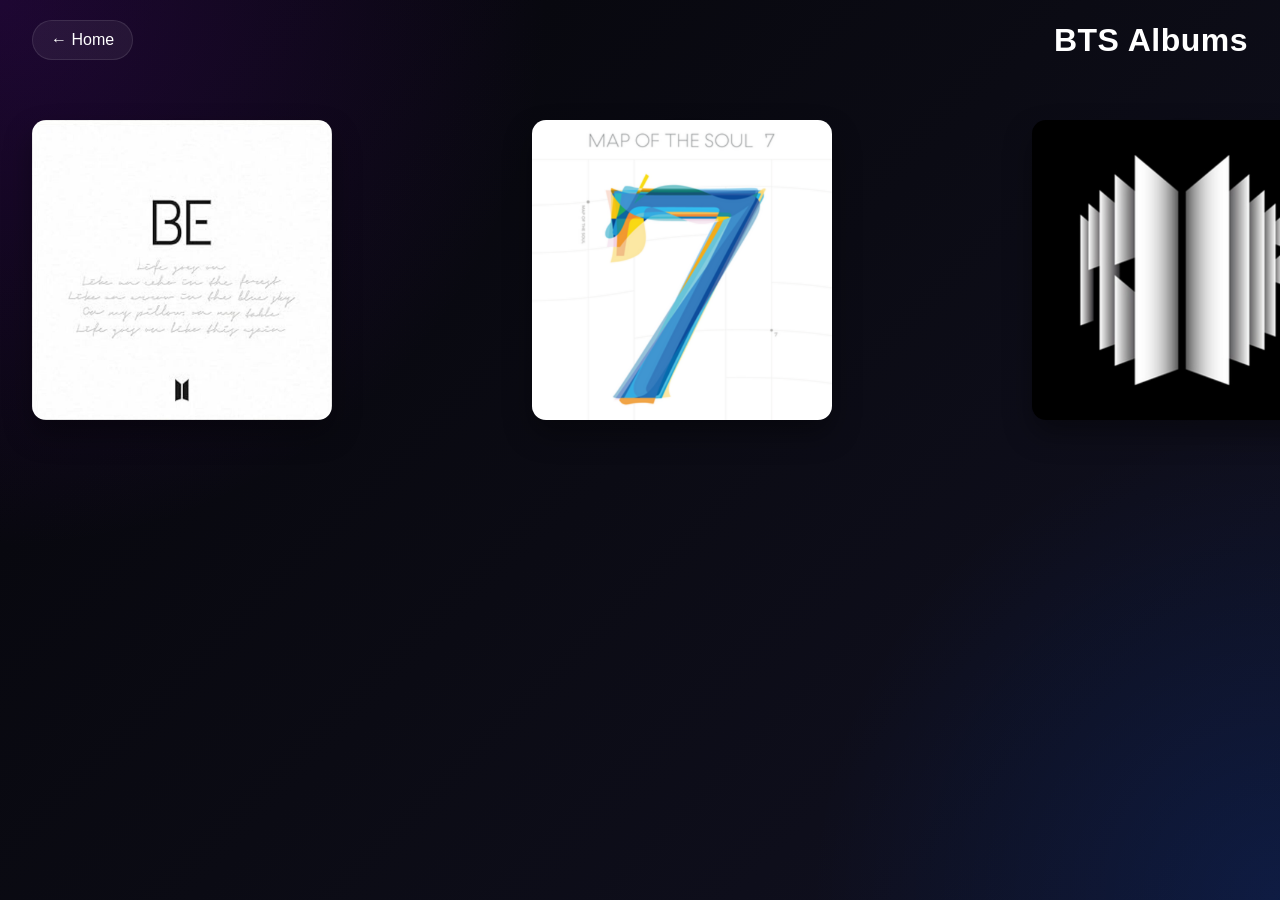
<file: albums.html>
<!doctype html>
<html lang="eng">
  <head>
    <meta charset="UTF-8" />
    <meta name="viewport" content="width=device-width, initial-scale=1.0" />
    <title>BTS Albums</title>
    <link rel="stylesheet" href="css/album.css" />
  </head>

  <body>
    <header class="topbar">
      <a href="index.html" class="back">← Home</a>
      <h1>BTS Albums</h1>
    </header>

    <section class="album-strip">
      <div
        class="album-card"
        data-title="BE"
        data-bg="linear-gradient(130deg,#ffffff,#000000)"
        data-songs="Dynamite, Blue & Grey, Telepathy, Stay, Life Goes On, Fly To My Room, Dis-ease"
      >
        <div class="disc"></div>
        <img src="assets/images/albums/be.jpg" class="cover" alt="BE" />
      </div>

      <div
        class="album-card"
        data-title="MOTS 7"
        data-bg="linear-gradient(130deg,#3F93D1,#FFFFFF)"
        data-songs="Intro:Persona, Boy With Luv, Make It Right, Jamais Vu, Dionysus, ON, Black Swan, Filter, My Time, Louder Than Bombs, UGH!, Inner Child, Friends, Moon, Outro:EGO"
      >
        <div class="disc"></div>
        <img src="assets/images/albums/mots.png" class="cover" alt="MOTS 7" />
      </div>

      <div
        class="album-card"
        data-title="Proof"
        data-bg="linear-gradient(130deg,#ffffff,#000000)"
        data-songs="Yet To Come, Run BTS, Born Singer, For Youth"
      >
        <div class="disc"></div>
        <img src="assets/images/albums/proof.jpg" class="cover" alt="Proof" />
      </div>

      <div
        class="album-card"
        data-title="2 Cool 4 Skool"
        data-bg="linear-gradient(130deg,#FFD700,#000000)"
        data-songs="We Are Bulletproof PT.2, No More Dream, Like, Cypher"
      >
        <div class="disc"></div>
        <img
          src="assets/images/albums/2cool4skool.jpg"
          class="cover"
          alt="2 Cool 4 Skool"
        />
      </div>

      <div
        class="album-card"
        data-title="Arirang"
        data-bg="linear-gradient(135deg,#ffffff,#ed2939)"
        data-songs="Body To Body, Hooligan, Aliens, FYA, 2.0, No.29, Swim, Merry Go Round, NORMAL, Like Animals, they don't know'bout us, One More Night, Please, Into The Sun"
      >
        <div class="disc"></div>
        <img
          src="assets/images/albums/arirang.webp"
          class="cover"
          alt="Arirang"
        />
      </div>

      <div
        class="album-card"
        data-title="Dark & Wild"
        data-bg="linear-gradient(135deg,#000000,#d30000)"
        data-songs="Intro: What Am I To You?, Danger, War Of Hormone, Let Me Know, Rain, Cypher PT.3, 24/7 = Heaven, Look Here, So 4 More, Outro: Do You Think It Makes Sense?"
      >
        <div class="disc"></div>
        <img
          src="assets/images/albums/darkandwild.jpg"
          class="cover"
          alt="Dark & Wild"
        />
      </div>

      <div
        class="album-card"
        data-title="HYYH"
        data-bg="linear-gradient(130deg,#FAB6B3,#ffffff)"
        data-songs="I Need U, Hold Me Tight, Dope, Boyz With Fun, Converse High, Moving On, Love Is Not Over"
      >
        <div class="disc"></div>
        <img src="assets/images/albums/hyyh.jpg" class="cover" alt="HYYH" />
      </div>

      <div
        class="album-card"
        data-title="Love Yourself:Answer"
        data-bg="linear-gradient(130deg,#ff9acb,#6a5cff)"
        data-songs="Euphoria, Trivia:Just Dance, Serendipity, DNA, Dimple, Trivia: Love, Her, Singularity, Fake Love, The Truth Untold, Trivia:Seesaw, Tear, Epiphany, I'm Fine, Idol, Answer:Love Myself"
      >
        <div class="disc"></div>
        <img
          src="assets/images/albums/loveyourself.jpg"
          class="cover"
          alt="Love Yourself:Answer"
        />
      </div>

      <div
        class="album-card"
        data-title="Wings"
        data-bg="linear-gradient(130deg,#ffffff,#000000)"
        data-songs="Intro:Boy Meets Evil, Blood Sweat & Tears, Begin, Lie, Stigma, First Love, Reflection, MAMA, Awake, Lost, Cypher PT.4, Am I Wrong, 21st Century Girls, 2! 3!, Interlude:Wings"
      >
        <div class="disc"></div>
        <img src="assets/images/albums/wings.jpg" class="cover" alt="wings" />
      </div>
    </section>

    <div class="popup" id="popup">
      <div class="book">
        <div class="paper">
          <span class="close">✕</span>
          <h2 id="albumTitle"></h2>
          <div id="songList" class="song-grid"></div>

          <iframe
            id="spotifyPlayer"
            src=""
            width="100%"
            height="152"
            frameborder="0"
            allow="
              autoplay;
              clipboard-write;
              encrypted-media;
              fullscreen;
              picture-in-picture;
            "
            style="margin-top: 16px; border-radius: 12px; display: none"
          ></iframe>
        </div>
      </div>
    </div>

    <script src="js/tracks.js"></script>
    <script src="js/slider.js"></script>
  </body>
</html>
</file>
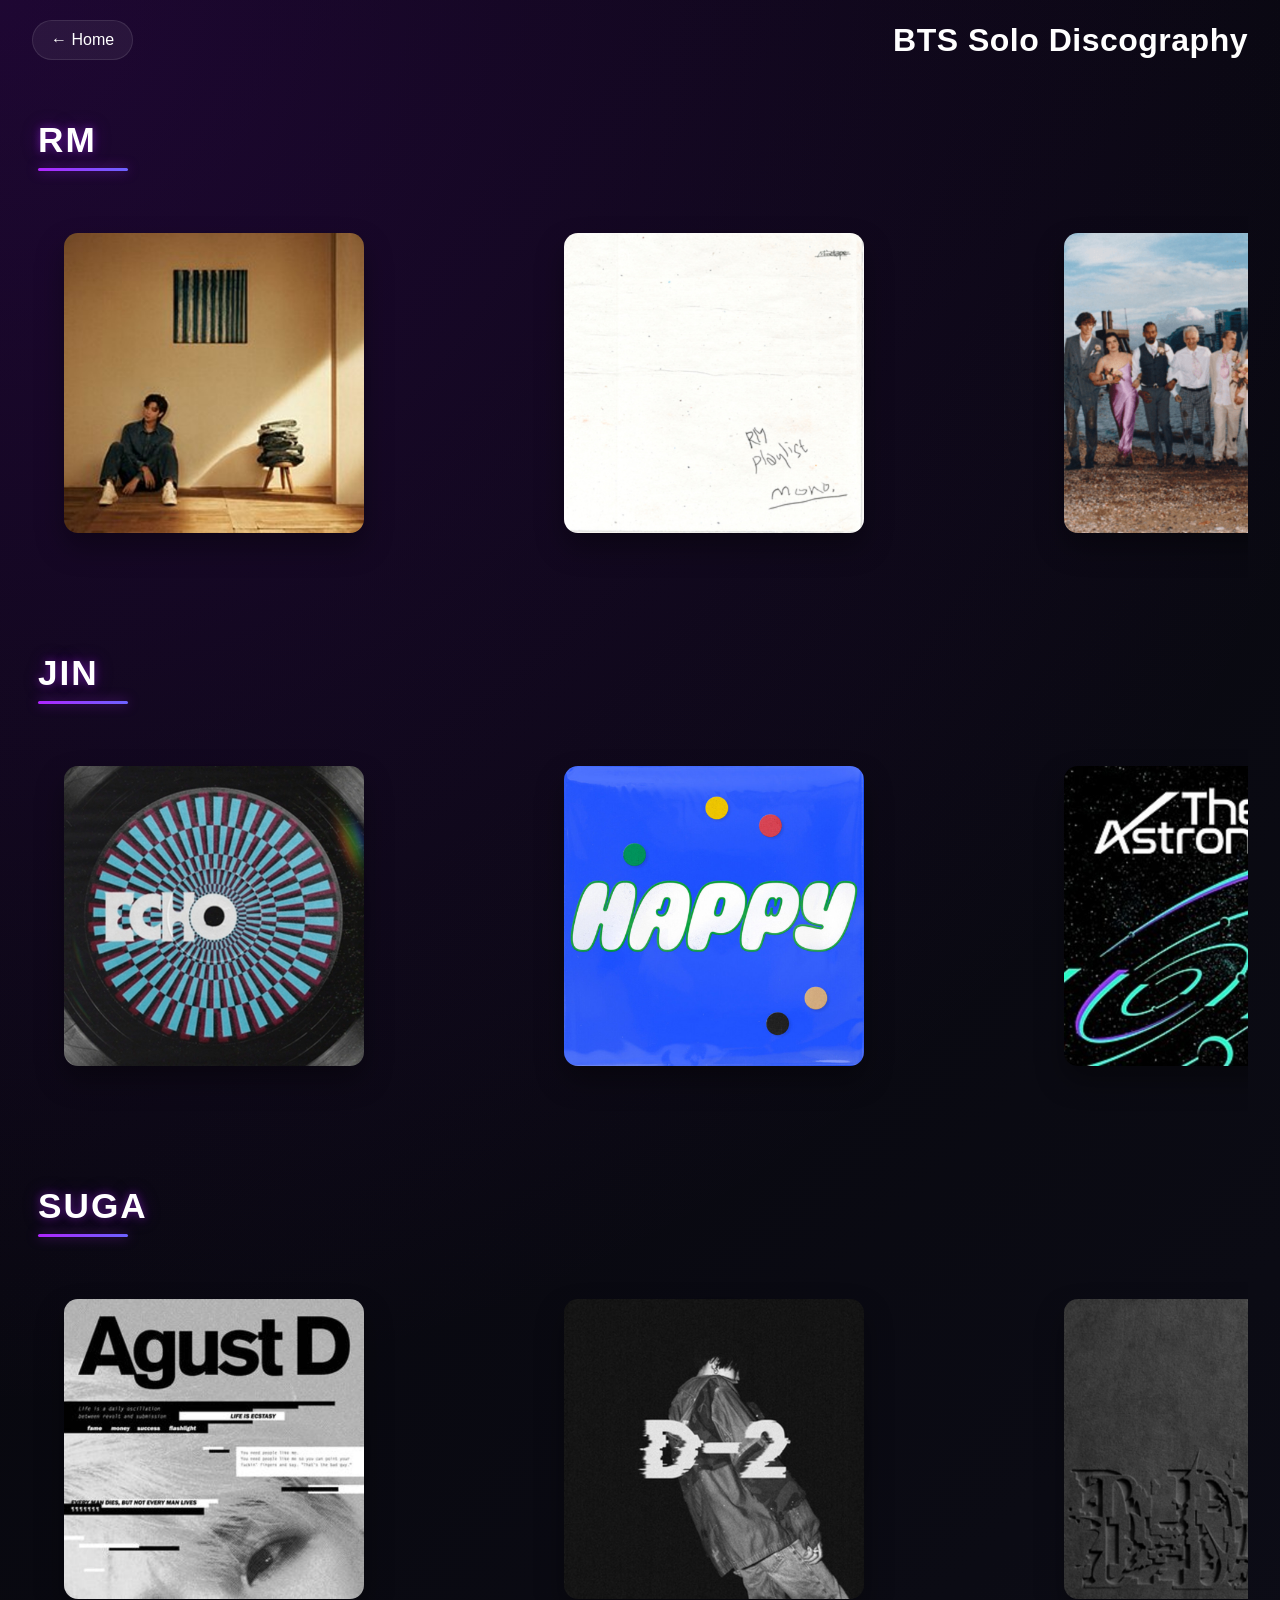
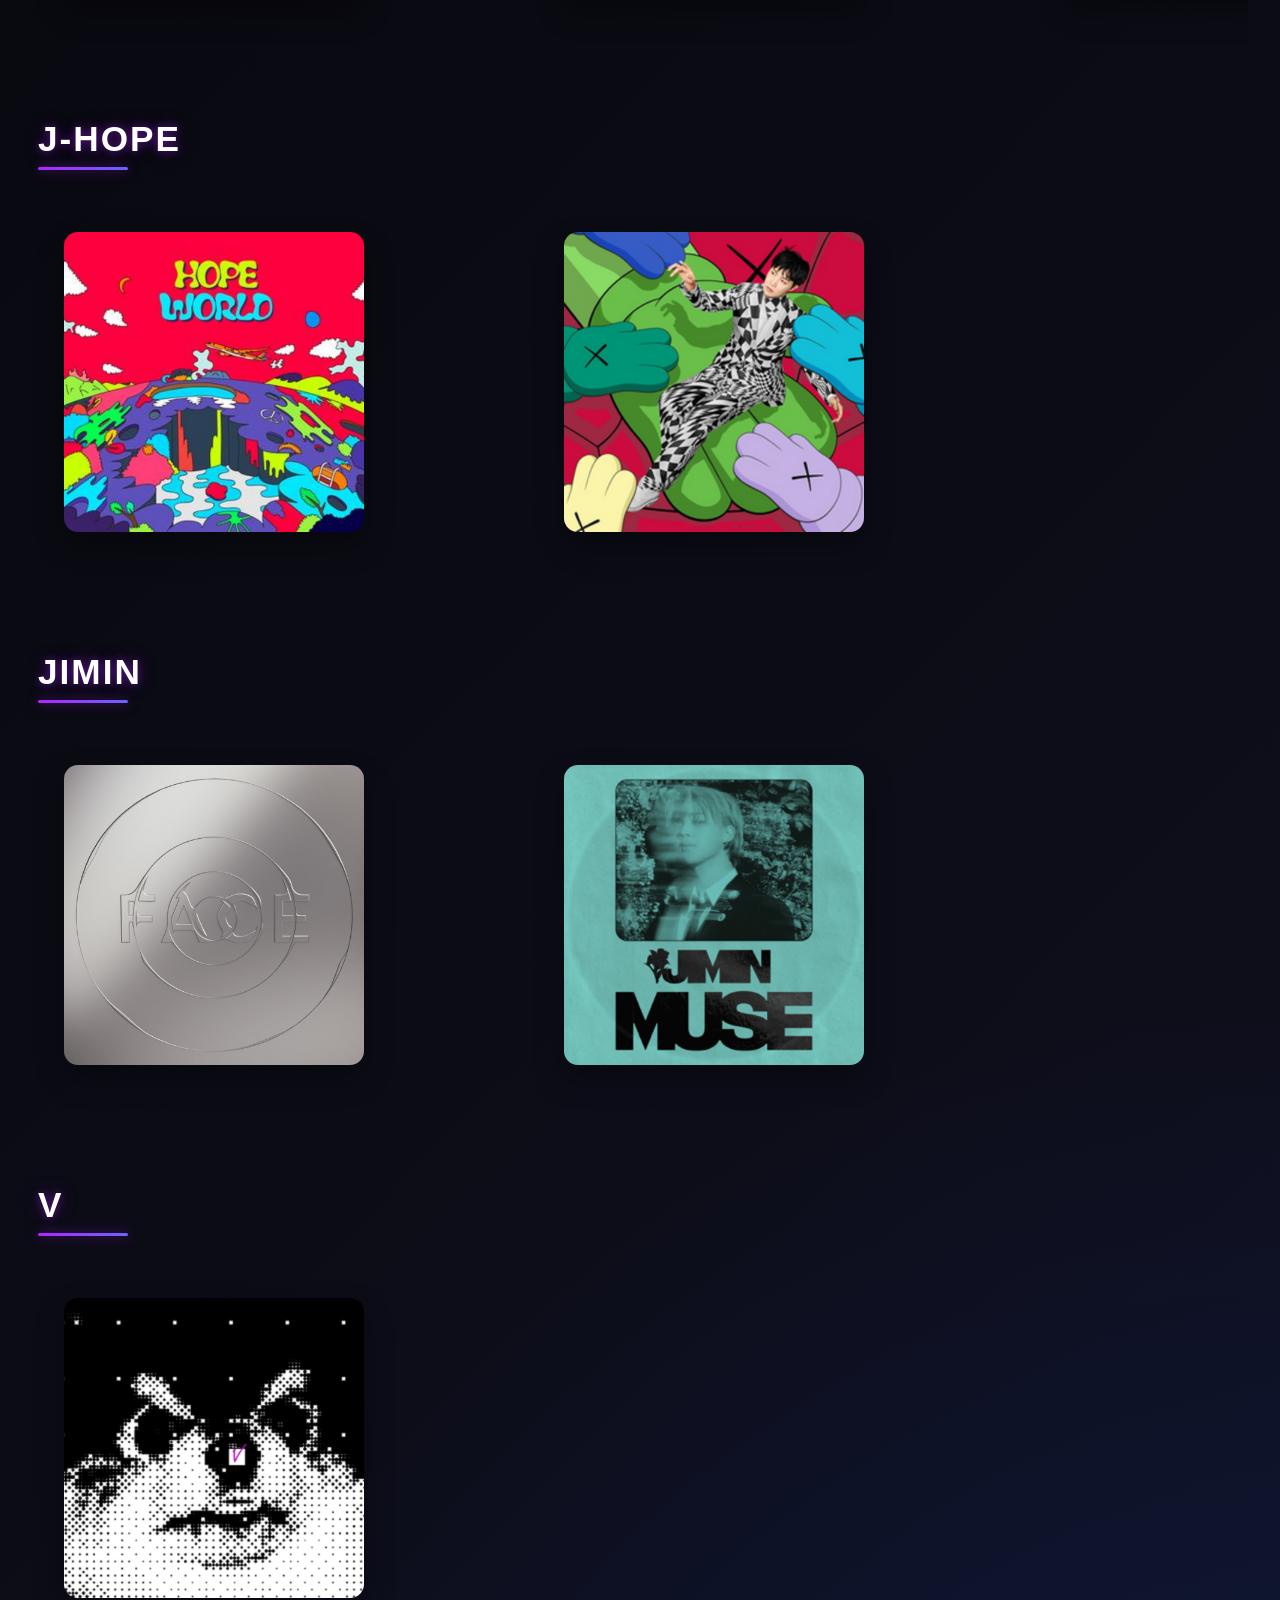
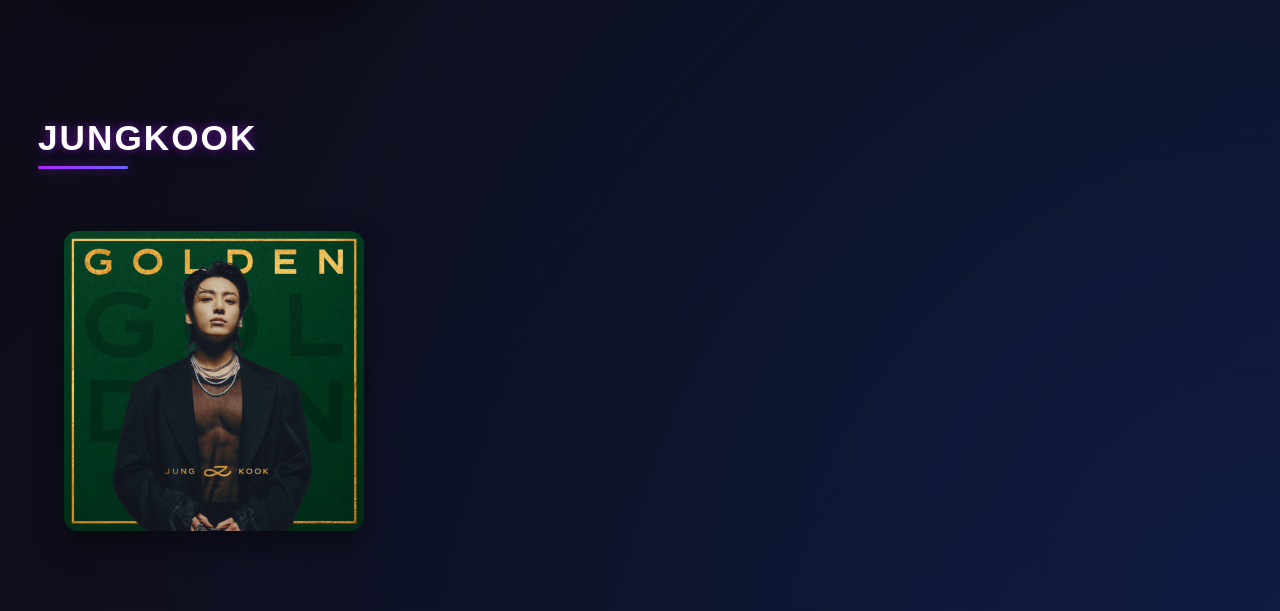
<file: discography.html>
<!doctype html>
<html lang="en">
  <head>
    <meta charset="UTF-8" />
    <meta name="viewport" content="width=device-width, initial-scale=1.0" />
    <title>BTS Solo Discography</title>

    <link rel="stylesheet" href="css/album.css" />
    <link rel="stylesheet" href="css/discography.css" />
  </head>

  <body>
    <header class="topbar">
      <a href="index.html" class="back">← Home</a>
      <h1>BTS Solo Discography</h1>
    </header>

    <!-- RM -->
    <section id="rm" class="member-block">
      <h2>RM</h2>

      <div class="album-strip">
        <div
          class="album-card"
          data-title="Indigo"
          data-bg="linear-gradient(135deg,#0f2027,#203a43,#2c5364)"
          data-songs="Yun, Still Life, All Day, Forg_tful, Closer, Change pt.2, Lonely, Hectic, Wild Flower, No.2"
        >
          <div class="disc"></div>
          <img src="assets/images/albums/Indigo_RM.jpeg" class="cover" />
        </div>

        <div
          class="album-card"
          data-title="mono."
          data-bg="linear-gradient(130deg,#ffffff,#000000)"
          data-songs="tokyo, seoul, moonchild, badbye, uhgood, everythingoes, forever rain"
        >
          <div class="disc"></div>
          <img src="assets/images/albums/RM_Mono.jpeg" class="cover" />
        </div>

        <div
          class="album-card"
          data-title="Right Place Wrong Person"
          data-bg="linear-gradient(135deg,#0f2027,#203a43,#2c5364)"
          data-songs="Right People Wrong Place, Nuts, out of love, Domodachi, Groin, Heaven, LOST!, Around the world in a day, come back to me"
        >
          <div class="disc"></div>
          <img src="assets/images/albums/RM_RPWP.jpeg" class="cover" />
        </div>
      </div>
    </section>

    <section id="jin" class="member-block">
      <h2>Jin</h2>

      <div class="album-strip">
        <div
          class="album-card"
          data-title="Echo"
          data-bg="linear-gradient(135deg,#0f2027,#203a43,#2c5364)"
          data-songs="Don't Say You Love Me, Nothing Without Your Love, Loser, Rope It, With the Clouds, Background, To Me Today"
        >
          <div class="disc"></div>
          <img src="assets/images/albums/Jin_Echo.jpeg" class="cover" />
        </div>

        <div
          class="album-card"
          data-title="Happy"
          data-bg="linear-gradient(130deg,#ffffff,#000000)"
          data-songs="Running Wild, I'll Be There, Another Level, Falling, Heart on the Window, I will come to you"
        >
          <div class="disc"></div>
          <img src="assets/images/albums/Jin_Happy.jpeg" class="cover" />
        </div>

        <div
          class="album-card"
          data-title="The Astronaut"
          data-bg="linear-gradient(135deg,#0f2027,#203a43,#2c5364)"
          data-songs="The Astronaut"
        >
          <div class="disc"></div>
          <img
            src="assets/images/albums/The_Astronaut_jin.jpeg"
            class="cover"
          />
        </div>
      </div>
    </section>

    <section id="suga" class="member-block">
      <h2>Suga</h2>

      <div class="album-strip">
        <div
          class="album-card"
          data-title="Agust D"
          data-bg="linear-gradient(130deg,#ffffff,#000000)"
          data-songs="Intro:DT sugA, Agust D, give it to me, skit, 140503 at dawn, The Last, Tony Montana, so far away"
        >
          <div class="disc"></div>
          <img src="assets/images/albums/Agust_D.jpeg" class="cover" />
        </div>

        <div
          class="album-card"
          data-title="D-2"
          data-bg="linear-gradient(130deg,#ffffff,#000000)"
          data-songs="Moonlight, Daechwita, What do you think?, Strange, 28, Burn It, People, Honsool, Interlude:Set me free, Dear my friend"
        >
          <div class="disc"></div>
          <img src="assets/images/albums/D-2_Agust D.jpeg" class="cover" />
        </div>

        <div
          class="album-card"
          data-title="D-Day"
          data-bg="linear-gradient(130deg,#ffffff,#000000)"
          data-songs="D-Day, Haegeum, HUH?!, AMYGDALA, SDL, People Pt.2, Polar Night, Interlude:Dawn, Snooze, Life Goes On"
        >
          <div class="disc"></div>
          <img src="assets/images/albums/Agust_D_D-Day.jpeg" class="cover" />
        </div>
      </div>
    </section>

    <section id="jhope" class="member-block">
      <h2>J-Hope</h2>

      <div class="album-strip">
        <div
          class="album-card"
          data-title="Hope World"
          data-bg="linear-gradient(130deg,#ffffff,#000000)"
          data-songs="Hope World, P.O.P(Piece Of Peace)Pt.1, Daydream, Base Line, HANGSANG, Airplane, Blue Side"
        >
          <div class="disc"></div>
          <img src="assets/images/albums/Hope_World_Jhope.jpeg" class="cover" />
        </div>

        <div
          class="album-card"
          data-title="Jack In The Box"
          data-bg="linear-gradient(130deg,#ffffff,#000000)"
          data-songs="Pandora's Box, MORE, STOP, =(Equal Sign), Music Box:Reflection, What if..., Safety Zone, Future, Arson"
        >
          <div class="disc"></div>
          <img
            src="assets/images/albums/J-Hope_Jack_in_the_Box.jpeg"
            class="cover"
          />
        </div>
      </div>
    </section>

    <section id="jimin" class="member-block">
      <h2>Jimin</h2>

      <div class="album-strip">
        <div
          class="album-card"
          data-title="FACE"
          data-bg="linear-gradient(130deg,#ffffff,#000000)"
          data-songs="Face-off, Interlude:Dive, Like Crazy, Alone, Set Me Free Pt.2, Like Crazy(English Version)"
        >
          <div class="disc"></div>
          <img src="assets/images/albums/Face_jm.jpeg" class="cover" />
        </div>

        <div
          class="album-card"
          data-title="MUSE"
          data-bg="linear-gradient(130deg,#ffffff,#000000)"
          data-songs="Rebirth(Intro), Interlude:Showtime, Smeraldo Garden Marching Band, Slow Dance, Be Mine, Who, Closer Than This"
        >
          <div class="disc"></div>
          <img src="assets/images/albums/Jimin_Muse.jpeg" class="cover" />
        </div>
      </div>
    </section>

    <section id="v" class="member-block">
      <h2>V</h2>

      <div class="album-strip">
        <div
          class="album-card"
          data-title="Layover"
          data-bg="linear-gradient(130deg,#ffffff,#000000)"
          data-songs="Rainy Days, Blue, Love Me Again, Slow Dancing, For Us, Slow Dancing(Piano Ver.)"
        >
          <div class="disc"></div>
          <img src="assets/images/albums/V_Layover.jpeg" class="cover" />
        </div>
      </div>
    </section>

    <section id="jk" class="member-block">
      <h2>Jungkook</h2>

      <div class="album-strip">
        <div
          class="album-card"
          data-title="Golden"
          data-bg="linear-gradient(130deg,#ffffff,#000000)"
          data-songs="3D, Closer To You, Seven(Explicit Ver.), Standing Next to You, Yes or No, Please Don't Change, Hate You, Somebody, Too Sad to Dance, Shot Glass of Tears, Seven(Clean Ver.)"
        >
          <div class="disc"></div>
          <img src="assets/images/albums/JK_Golden.jpeg" class="cover" />
        </div>
      </div>
    </section>

    <div class="popup" id="popup">
      <div class="book">
        <div class="paper">
          <span class="close">✕</span>
          <h2 id="albumTitle"></h2>

          <div id="songList" class="song-grid"></div>

          <iframe
            id="spotifyPlayer"
            src=""
            width="100%"
            height="152"
            frameborder="0"
            allow="
              autoplay;
              clipboard-write;
              encrypted-media;
              fullscreen;
              picture-in-picture;
            "
            style="display: none; border-radius: 12px; margin-top: 14px"
          >
          </iframe>
        </div>
      </div>
    </div>

    <script src="js/tracks.js"></script>
    <script src="js/slider.js"></script>
  </body>
</html>
</file>
<file: css/album.css>
* {
  margin: 0;
  padding: 0;
  box-sizing: border-box;
}
:root {
  --bg1: #0b0b0f;
  --bg2: #15151d;
  --text: #ffffff;
  --muted: #cfcfe6;
  --glass: rgba(255, 255, 255, 0.06);
  --border: rgba(255, 255, 255, 0.1);
}
body {
  font-family: Arial, sans-serif;
  color: white;
  min-height: 100vh;
  background:
    radial-gradient(
      circle at top left,
      rgba(106, 13, 173, 0.25),
      transparent 35%
    ),
    radial-gradient(
      circle at bottom right,
      rgba(0, 90, 255, 0.15),
      transparent 30%
    ),
    linear-gradient(135deg, #05050a, #0b0b14, #111122);
  overflow-x: hidden;
  transition: background 0.6s ease;
}

.topbar {
  display: flex;
  justify-content: space-between;
  align-items: center;
  gap: 16px;
  padding: 20px 32px;
}

.topbar h1 {
  font-size: 2rem;
  letter-spacing: 0.5px;
}

.back {
  text-decoration: none;
  color: #fff;
  background: var(--glass);
  border: 1px solid var(--border);
  padding: 10px 18px;
  border-radius: 999px;
  transition: 0.25 ease;
}
.back:hover {
  transform: translateY(-2px);
  background: rgba(255, 255, 255, 0.12);
}

.album-strip {
  display: flex;
  gap: 200px;
  padding: 40px 32px 60px;
  overflow-x: auto;
  overflow-y: visible;
  scroll-behavior: smooth;
  scrollbar-width: none;
}
.album-strip::-webkit-scrollbar {
  display: none;
}

.album-card {
  position: relative;
  width: 300px;
  height: 300px;
  flex: 0 0 auto;
  cursor: pointer;
  overflow: visible;
  z-index: 1;
}

.disc {
  position: absolute;
  top: 12px;
  left: 28px;
  width: 255px;
  height: 255px;
  border-radius: 50%;
  z-index: 1;
  background: radial-gradient(
    circle at center,
    #948d9a 0 7%,
    #7b7784 8% 16%,
    #6a686e 17% 34%,
    #403f41 35% 65%,
    #1d1d1d 66% 100%
  );
  box-shadow:
    0 0 10px rgba(139, 92, 246, 0.18),
    0 10px 22px rgba(0, 0, 0, 0.45);
  transition: transform 0.7s ease;
}
.disc::before {
  content: "";
  position: absolute;
  inset: 0;
  border-radius: 50%;
  background: repeating-radial-gradient(
    circle,
    rgba(255, 255, 255, 0.1) 0 2px,
    transparent 2px 6px
  );
}

.cover {
  position: relative;
  z-index: 2;
  width: 300px;
  height: 300px;
  object-fit: cover;
  border-radius: 14px;
  box-shadow: 0 14px 28px rgba(0, 0, 0, 0.35);
  transition: transform 0.35s ease;
}

.album-card:hover .disc {
  transform: translateX(145px) rotate(180deg);
}

.album-card:hover .cover {
  transform: translateY(-6px) rotate(-8deg) translateX(-10px);
}

.popup {
  position: fixed;
  inset: 0;
  display: flex;
  justify-content: center;
  background: rgba(0, 0, 0, 0.65);
  opacity: 0;
  align-items: center;
  pointer-events: none;
  transition: opacity 0.35s ease;
  z-index: 1000;
}

.popup.show {
  opacity: 1;
  pointer-events: auto;
}

.book {
  perspective: 1200px;
}

.paper {
  position: relative;
  width: min(92vw, 540px);
  min-height: 420px;
  background: linear-gradient(180deg, #ffffff, #faefff);
  color: #111;
  border-radius: 14px;
  padding: 28px;
  box-shadow: 0 24px 50px rgba(0, 0, 0, 0.35);
  transform-origin: left center;
  transform: rotateY(-90deg) scale(0.92);
  opacity: 0;
  transition:
    transform 0.65s ease,
    opacity 0.45s ease;
}
.popup.show .paper {
  transform: rotateY(0deg) scale(1);
  opacity: 1;
}

.paper h2 {
  font-size: 2rem;
  margin-bottom: 18px;
  color: #5d2aa8;
}
.paper ul {
  list-style: none;
}
.paper li {
  padding: 12px 0;
  border-bottom: 1px solid #ddd;
}

.paper li:hover {
  color: #1db954;
  transform: translateX(6px);
}

.paper li:last-child {
  border-bottom: none;
}

.close {
  position: absolute;
  top: 12px;
  right: 14px;
  font-size: 1.2rem;
  cursor: pointer;
  color: #333;
}

@media (max-width: 768px) {
  .topbar {
    padding: 16px 18px;
    flex-wrap: wrap;
  }

  .topbar h1 {
    font-size: 1.5rem;
  }

  .album-strip {
    gap: 55px;
    padding: 30px 18px 50px;
  }

  .album-card {
    width: 220px;
    height: 220px;
    min-width: 220px;
  }

  .cover {
    width: 220px;
    height: 220px;
  }

  .disc {
    width: 185px;
    height: 185px;
    top: 10px;
    left: 18px;
  }

  .album-card:hover .disc {
    transform: translateX(110px) rotate(180deg);
  }

  .paper {
    min-height: 360px;
    padding: 22px;
  }

  .paper h2 {
    font-size: 1.6rem;
  }
}
.song-grid {
  display: grid;
  grid-template-columns: 1fr 1fr;
  gap: 0 30px;
  margin-bottom: 20px;
}
.song-grid li {
  list-style: none;
  padding: 10px 0;
  border-bottom: 1px solid #ddd;
  cursor: pointer;
  transition: 0.3s ease;
}
.song-grid li:hover {
  color: #1db954;
  transform: translateX(5px);
}
#spotifyPlayer {
  width: 100%;
  height: 152px;
  border: none;
  border-radius: 12px;
  margin-top: 10px;
}
</file>
<file: css/discography.css>
* {
  margin: 0;
  padding: 0;
  box-sizing: border-box;
}

:root {
  --bg1: #0b0b0f;
  --bg2: #15151d;
  --text: #ffffff;
  --muted: #cfcfe6;
  --glass: rgba(255, 255, 255, 0.06);
  --border: rgba(255, 255, 255, 0.1);
}

html {
  scroll-behavior: smooth;
}

body {
  font-family: Arial, sans-serif;
  color: white;
  min-height: 100vh;
  background:
    radial-gradient(
      circle at top left,
      rgba(106, 13, 173, 0.25),
      transparent 35%
    ),
    radial-gradient(
      circle at bottom right,
      rgba(0, 90, 255, 0.15),
      transparent 30%
    ),
    linear-gradient(135deg, #05050a, #0b0b14, #111122);
  overflow-x: hidden;
  transition: background 0.6s ease;
}

.member-block {
  padding: 40px 32px 10px;
}

.member-block h2 {
  font-size: 2.2rem;
  font-weight: 700;
  letter-spacing: 2px;
  margin-bottom: 22px;
  padding-left: 6px;

  color: #ffffff;
  text-transform: uppercase;
  position: relative;

  text-shadow:
    0 0 8px rgba(176, 38, 255, 0.45),
    0 0 18px rgba(106, 13, 173, 0.35);
}

.member-block h2::after {
  content: "";
  display: block;
  width: 90px;
  height: 3px;
  margin-top: 8px;
  border-radius: 10px;

  background: linear-gradient(90deg, #b026ff, #6c63ff);
  box-shadow: 0 0 12px rgba(176, 38, 255, 0.5);
}
.topbar {
  display: flex;
  justify-content: space-between;
  align-items: center;
  gap: 16px;
  padding: 20px 32px;
}

.topbar h1 {
  font-size: 2rem;
  letter-spacing: 0.5px;
}

.back {
  text-decoration: none;
  color: #fff;
  background: var(--glass);
  border: 1px solid var(--border);
  padding: 10px 18px;
  border-radius: 999px;
  transition: 0.25s ease;
}

.back:hover {
  transform: translateY(-2px);
  background: rgba(255, 255, 255, 0.12);
}

/* MAIN ALBUM STRIP */
.album-strip {
  display: flex;
  flex-wrap: nowrap;
  align-items: center;
  gap: 200px;
  padding: 40px 32px 70px 32px;

  overflow-x: auto;
  overflow-y: hidden;

  scroll-behavior: smooth;
  scrollbar-width: none;
}

.album-strip::-webkit-scrollbar {
  display: none;
}

/* REMOVE ANY EXTRA BLOCK / LAST SPACE */
.album-strip::before,
.album-strip::after {
  content: none !important;
  display: none !important;
}

/* CARD */
.album-card {
  position: relative;
  width: 300px;
  height: 300px;
  min-width: 300px;
  flex: 0 0 300px;

  cursor: pointer;
  overflow: visible;

  transform: none !important;
  margin: 0 !important;
  top: auto !important;
  bottom: auto !important;
}

/* DISC */
.disc {
  position: absolute;
  top: 12px;
  left: 28px;
  width: 255px;
  height: 255px;
  border-radius: 50%;
  z-index: 1;

  background: radial-gradient(
    circle at center,
    #948d9a 0 7%,
    #7b7784 8% 16%,
    #6a686e 17% 34%,
    #403f41 35% 65%,
    #1d1d1d 66% 100%
  );

  box-shadow:
    0 0 10px rgba(139, 92, 246, 0.18),
    0 10px 22px rgba(0, 0, 0, 0.45);

  transition: transform 0.7s ease;
}

.disc::before {
  content: "";
  position: absolute;
  inset: 0;
  border-radius: 50%;

  background: repeating-radial-gradient(
    circle,
    rgba(255, 255, 255, 0.1) 0 2px,
    transparent 2px 6px
  );
}

/* COVER */
.cover {
  position: relative;
  z-index: 2;
  width: 300px;
  height: 300px;
  object-fit: cover;
  border-radius: 14px;

  box-shadow: 0 14px 28px rgba(0, 0, 0, 0.35);
  transition: transform 0.35s ease;
}

/* HOVER EFFECT */
.album-card:hover .disc {
  transform: translateX(145px) rotate(180deg);
}

.album-card:hover .cover {
  transform: translateY(-6px) rotate(-8deg) translateX(-10px);
}

/* POPUP */
.popup {
  position: fixed;
  inset: 0;
  display: flex;
  justify-content: center;
  align-items: center;

  background: rgba(0, 0, 0, 0.65);
  opacity: 0;
  pointer-events: none;

  transition: opacity 0.35s ease;
  z-index: 1000;
}

.popup.show {
  opacity: 1;
  pointer-events: auto;
}

.book {
  perspective: 1200px;
}

.paper {
  position: relative;
  width: min(92vw, 540px);
  min-height: 420px;

  background: linear-gradient(180deg, #ffffff, #faefff);
  color: #111;

  border-radius: 14px;
  padding: 28px;
  box-shadow: 0 24px 50px rgba(0, 0, 0, 0.35);

  transform-origin: left center;
  transform: rotateY(-90deg) scale(0.92);
  opacity: 0;

  transition:
    transform 0.65s ease,
    opacity 0.45s ease;
}

.popup.show .paper {
  transform: rotateY(0deg) scale(1);
  opacity: 1;
}

.paper h2 {
  font-size: 2rem;
  margin-bottom: 18px;
  color: #5d2aa8;
}

.close {
  position: absolute;
  top: 12px;
  right: 14px;
  font-size: 1.2rem;
  cursor: pointer;
  color: #333;
}

/* SONG GRID */
.song-grid {
  display: grid;
  grid-template-columns: 1fr 1fr;
  gap: 0 30px;
  margin-bottom: 20px;
}

.song-grid li {
  list-style: none;
  padding: 10px 0;
  border-bottom: 1px solid #ddd;
  cursor: pointer;
  transition: 0.3s ease;
}

.song-grid li:hover {
  color: #1db954;
  transform: translateX(5px);
}

#spotifyPlayer {
  width: 100%;
  height: 152px;
  border: none;
  border-radius: 12px;
  margin-top: 10px;
}

/* MOBILE */
@media (max-width: 768px) {
  .topbar {
    padding: 16px 18px;
    flex-wrap: wrap;
  }

  .topbar h1 {
    font-size: 1.5rem;
  }

  .album-strip {
    gap: 45px;
    padding: 30px 18px 50px 18px;
  }

  .album-card {
    width: 220px;
    height: 220px;
    min-width: 220px;
    flex: 0 0 220px;
  }

  .cover {
    width: 220px;
    height: 220px;
  }

  .disc {
    width: 185px;
    height: 185px;
    top: 10px;
    left: 18px;
  }

  .album-card:hover .disc {
    transform: translateX(110px) rotate(180deg);
  }

  .paper {
    min-height: 360px;
    padding: 22px;
  }

  .paper h2 {
    font-size: 1.6rem;
  }

  .song-grid {
    grid-template-columns: 1fr;
  }
}
</file>
